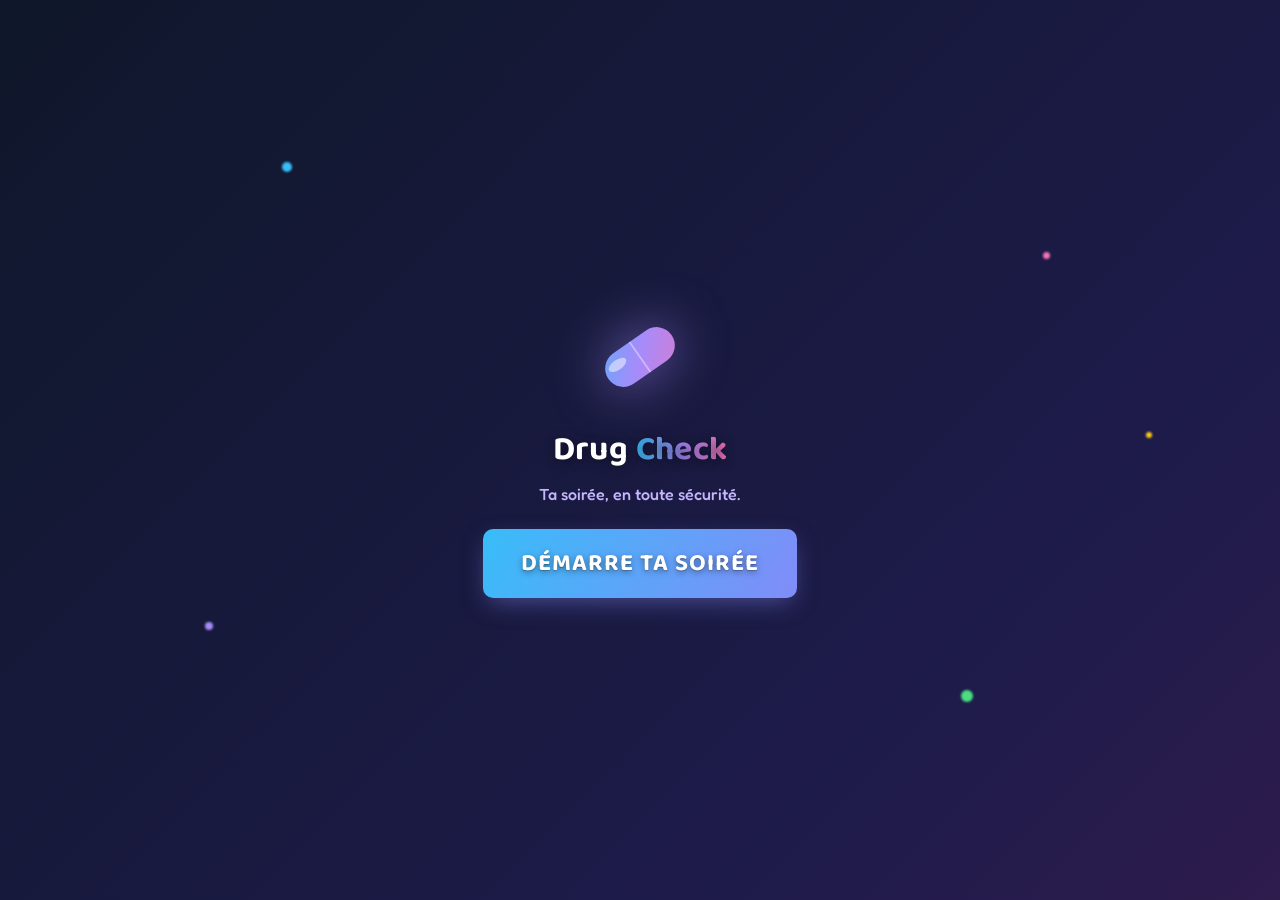
<file: index.html>
<!DOCTYPE html>
<html lang="fr">
<head>
<meta charset="UTF-8">
<meta name="viewport" content="width=device-width, initial-scale=1, viewport-fit=cover">
<title>Drug Check — Réduction des risques</title>
<meta name="description" content="Application de réduction des risques : suivi du temps entre les prises, alertes d'interactions, informations et contacts d'urgence.">
<meta name="theme-color" content="#0f172a">
<link rel="manifest" href="manifest.webmanifest">
<link rel="icon" href="icons/icon-192.png" type="image/png">
<link rel="apple-touch-icon" href="icons/apple-touch-icon.png">
<link rel="preconnect" href="https://fonts.googleapis.com">
<link rel="preconnect" href="https://fonts.gstatic.com" crossorigin>
<link href="https://fonts.googleapis.com/css2?family=Fredoka:wght@500;600;700&family=Baloo+2:wght@600;700;800&display=swap" rel="stylesheet">
<link rel="stylesheet" href="css/style.css">
</head>
<body>

<div id="splash-screen">
  <span class="splash-spark spark-1"></span>
  <span class="splash-spark spark-2"></span>
  <span class="splash-spark spark-3"></span>
  <span class="splash-spark spark-4"></span>
  <span class="splash-spark spark-5"></span>
  <div class="splash-content">
    <div class="splash-logo">
      <svg viewBox="0 0 120 120" width="110" height="110" fill="none">
        <defs>
          <linearGradient id="splashPillGrad" x1="0" y1="0" x2="120" y2="120" gradientUnits="userSpaceOnUse">
            <stop offset="0%" stop-color="#38bdf8"/>
            <stop offset="50%" stop-color="#a78bfa"/>
            <stop offset="100%" stop-color="#f472b6"/>
          </linearGradient>
        </defs>
        <g transform="rotate(-35 60 60)">
          <rect x="18" y="40" width="84" height="40" rx="20" fill="url(#splashPillGrad)"/>
          <line x1="60" y1="40" x2="60" y2="80" stroke="rgba(255,255,255,0.4)" stroke-width="2"/>
          <ellipse cx="35" cy="53" rx="11" ry="5.5" fill="rgba(255,255,255,0.5)"/>
        </g>
      </svg>
    </div>
    <p class="splash-wordmark"><span class="wordmark-drug">Drug</span> <span class="wordmark-check">Check</span></p>
    <p class="splash-tagline">Ta soirée, en toute sécurité.</p>
    <button id="btn-splash-start" class="primary-btn btn-cta btn-splash">
      <span class="btn-cta-label">Démarre ta soirée</span>
    </button>
  </div>
</div>

<header class="app-header">
  <div class="disclaimer">
    Outil de réduction des risques — n'incite pas à la consommation.
    En cas d'urgence : <strong>15</strong> (SAMU) ou <strong>112</strong>.
  </div>
</header>

<div id="install-banner" class="install-banner" hidden>
  <span>📲 Installe l'appli pour un accès plus rapide</span>
  <button type="button" id="btn-install-banner">Installer</button>
  <button type="button" id="btn-install-dismiss" aria-label="Fermer">✕</button>
</div>

<main>

  <section id="tab-accueil" class="tab-panel active">
    <div class="hero hero-accueil">
      <p class="hero-subtitle">Reste maître de ta soirée, en toute sécurité.</p>
      <p class="privacy-badge">
        <svg viewBox="0 0 24 24" fill="none" stroke="currentColor" stroke-width="2" stroke-linecap="round" stroke-linejoin="round"><rect x="4.5" y="10.5" width="15" height="10" rx="2"/><path d="M8 10.5V7a4 4 0 0 1 8 0v3.5"/></svg>
        <span><strong>100% confidentiel</strong> — toutes les données sont privées et restent sur ton téléphone.</span>
      </p>
    </div>
    <div id="accueil-hero-zone" class="accueil-hero-zone">
      <button id="btn-new-entry" class="btn-cta-image" aria-label="Enregistrer une conso">
        <span class="btn-cta-visual"></span>
      </button>
    </div>
    <p class="session-mood-text" id="session-mood-text" hidden></p>
    <div id="active-timers"></div>
    <button id="btn-end-session" class="btn-archive" hidden>
      <svg viewBox="0 0 24 24" fill="none" stroke="currentColor" stroke-width="2" stroke-linecap="round" stroke-linejoin="round"><path d="M21 12.79A9 9 0 1 1 11.21 3 7 7 0 0 0 21 12.79z"/></svg>
      <span>Ta soirée est terminée ?</span>
    </button>
  </section>

  <section id="tab-journal" class="tab-panel">
    <div class="hero hero-compact">
      <p class="hero-eyebrow hero-eyebrow-journal">Ton historique</p>
      <h1 class="hero-title">Journal</h1>
      <p class="hero-subtitle hero-subtitle-journal">Privé, stocké uniquement sur cet appareil.</p>
    </div>
    <div id="journal-list"></div>
  </section>

  <section id="tab-infos" class="tab-panel">
    <div class="hero hero-compact">
      <p class="hero-eyebrow hero-eyebrow-infos">Savoir & prévention</p>
      <h1 class="hero-title">Infos par substance</h1>
      <p class="hero-subtitle hero-subtitle-infos">À titre indicatif — ne remplace pas un avis médical.</p>
    </div>
    <img class="infos-banner" src="assets/illustrations/prevention.jpg" alt="Prévention et réduction des risques" loading="lazy">

    <div class="disclaimer-box">
      <h2 class="section-title">Avertissement</h2>
      <p class="small">
        Drug Check et ses développeurs déclinent toute responsabilité en cas
        d'accident, de dommage ou de problème lié à la consommation de
        substances. Les informations fournies ici sont purement indicatives
        et préventives : elles ne remplacent en aucun cas un avis médical
        professionnel et ne peuvent se substituer au jugement propre de
        chaque utilisateur, seul responsable de ses choix et de leurs
        conséquences. Ce contenu est une aide à la décision, pas une vérité
        à suivre à la lettre.
      </p>
    </div>

    <div id="infos-list"></div>

    <div class="suggestion-box">
      <h2 class="section-title">Soumettez-nous vos idées</h2>
      <p class="small">
        Une idée pour améliorer l'appli, une info manquante ou imprécise, un bug ?
        Le but de Drug Check est simple : aider chacun à prendre le moins de
        risques possible. Vos retours nous aident à faire mieux.
      </p>
      <a class="secondary-btn suggestion-box-btn" href="mailto:drugcheck.app@gmail.com?subject=Suggestion%20Drug%20Check">
        ✉️ drugcheck.app@gmail.com
      </a>
    </div>
  </section>

  <section id="tab-urgence" class="tab-panel">
    <div class="hero hero-compact">
      <p class="hero-eyebrow hero-eyebrow-urgence">On est là pour toi</p>
      <h1 class="hero-title">Urgence</h1>
      <p class="hero-subtitle hero-subtitle-urgence">N'hésite jamais à demander de l'aide.</p>
    </div>

    <div class="emergency-numbers">
      <a class="emergency-btn" href="tel:15">📞 SAMU — 15</a>
      <a class="emergency-btn" href="tel:112">📞 Urgences UE — 112</a>
      <a class="emergency-btn secondary" href="tel:0800231313">📞 Drogues Info Service</a>
    </div>

    <div class="danger-signs">
      <h2 class="section-title">Appelez sans attendre si :</h2>
      <ul>
        <li>Perte de connaissance ou impossibilité de réveiller la personne</li>
        <li>Respiration lente, irrégulière ou absente</li>
        <li>Convulsions</li>
        <li>Température corporelle très élevée, peau brûlante</li>
        <li>Douleur thoracique ou forte gêne respiratoire</li>
      </ul>
      <p class="small">En attendant les secours : mettre en <strong>Position Latérale de Sécurité</strong> si la personne respire mais ne réagit pas. Ne jamais la laisser seule.</p>
    </div>

    <h2 class="section-title">Mes contacts de confiance</h2>
    <div id="contacts-list"></div>
    <form id="form-new-contact" class="inline-form">
      <input type="text" id="input-contact-name" placeholder="Nom" required>
      <input type="tel" id="input-contact-phone" placeholder="Téléphone" required>
      <button type="submit" class="secondary-btn">Ajouter</button>
    </form>
  </section>

</main>

<nav class="bottom-nav">
  <button class="nav-btn nav-accueil active" data-tab="accueil">
    <svg class="nav-icon" viewBox="0 0 24 24" fill="none" stroke="currentColor" stroke-width="2" stroke-linecap="round" stroke-linejoin="round"><path d="M3 11.5 12 4l9 7.5"/><path d="M5.5 10v9a1 1 0 0 0 1 1H9a1 1 0 0 0 1-1v-4a1 1 0 0 1 1-1h2a1 1 0 0 1 1 1v4a1 1 0 0 0 1 1h2.5a1 1 0 0 0 1-1v-9"/></svg>
    <span>Accueil</span>
  </button>
  <button class="nav-btn nav-journal" data-tab="journal">
    <svg class="nav-icon" viewBox="0 0 24 24" fill="none" stroke="currentColor" stroke-width="2" stroke-linecap="round" stroke-linejoin="round"><rect x="5" y="4" width="14" height="17" rx="2"/><path d="M9 3.5h6a1 1 0 0 1 1 1V6H8V4.5a1 1 0 0 1 1-1z"/><path d="M8.5 10.5h7M8.5 14h7M8.5 17.5h4"/></svg>
    <span>Journal</span>
  </button>
  <button class="nav-btn nav-infos" data-tab="infos">
    <svg class="nav-icon" viewBox="0 0 24 24" fill="none" stroke="currentColor" stroke-width="2" stroke-linecap="round" stroke-linejoin="round"><circle cx="12" cy="12" r="8.5"/><path d="M12 11v5.5" stroke-width="2.2"/><circle cx="12" cy="8" r="0.9" fill="currentColor" stroke="none"/></svg>
    <span>Infos</span>
  </button>
  <button class="nav-btn nav-urgence" data-tab="urgence">
    <svg class="nav-icon" viewBox="0 0 24 24" fill="none" stroke="currentColor" stroke-width="2" stroke-linecap="round" stroke-linejoin="round"><path d="M19.5 8.5c0-3-2.2-5-5-5-1.7 0-3 .8-3.8 2A4.6 4.6 0 0 0 7 3.5c-2.8 0-5 2-5 5 0 5.5 8.3 10 9 10.5.6-.4 5.4-3.2 7.6-7.2"/><path d="M14.5 12h2l1.2-2 1.6 4 1.2-2H22"/></svg>
    <span>Urgence</span>
  </button>
</nav>

<!-- Modal : nouvelle prise -->
<div id="modal-new-entry" class="modal">
  <div class="modal-content">
    <form id="form-new-entry">
      <div class="modal-scroll">
        <h2>Nouvelle prise</h2>
        <label>Substance</label>
        <div id="substance-picker" class="substance-grid"></div>
        <p id="substance-picker-error" class="picker-error" hidden>Choisissez une substance ci-dessus.</p>

        <div id="quantity-section" class="picker-section" hidden>
          <label>Quantité</label>
          <div id="quantity-picker" class="chip-grid"></div>
        </div>

        <div class="picker-section">
          <label>Moment de la prise</label>
          <div id="time-picker" class="chip-grid"></div>
        </div>

        <div class="picker-section">
          <button type="button" id="btn-toggle-note" class="link-btn">+ Ajouter une note (optionnel)</button>
          <input type="text" id="input-note" class="hidden-field" placeholder="ex. avec repas, contexte..." hidden>
        </div>
      </div>

      <div class="modal-actions">
        <button type="button" id="btn-cancel-entry" class="secondary-btn">Annuler</button>
        <button type="submit" class="primary-btn">Enregistrer</button>
      </div>
    </form>
  </div>
</div>

<!-- Modal : avertissement interaction -->
<div id="modal-warning" class="modal">
  <div class="modal-content">
    <div class="modal-scroll">
      <h2>⚠️ Avertissement</h2>
      <p class="small">D'après votre journal des dernières 24h :</p>
      <div id="warning-body"></div>
    </div>
    <div class="modal-actions">
      <button type="button" id="btn-warning-back" class="secondary-btn">Revenir en arrière</button>
      <button type="button" id="btn-warning-continue" class="primary-btn danger">Enregistrer quand même</button>
    </div>
  </div>
</div>

<!-- Modal : confirmation fin de soirée -->
<div id="modal-end-session" class="modal">
  <div class="modal-content">
    <div class="modal-scroll">
      <h2>On rentre ?</h2>
      <p class="small">Confirmez-vous vouloir clôturer cette soirée ? Toutes les prises actives seront rangées dans le journal, sous <span id="end-session-label"></span>. Rien n'est supprimé.</p>
    </div>
    <div class="modal-actions">
      <button type="button" id="btn-end-session-cancel" class="secondary-btn">Annuler</button>
      <button type="button" id="btn-end-session-confirm" class="btn-archive-confirm">Oui, je rentre</button>
    </div>
  </div>
</div>

<script src="js/data.js"></script>
<script src="js/app.js"></script>
</body>
</html>
</file>
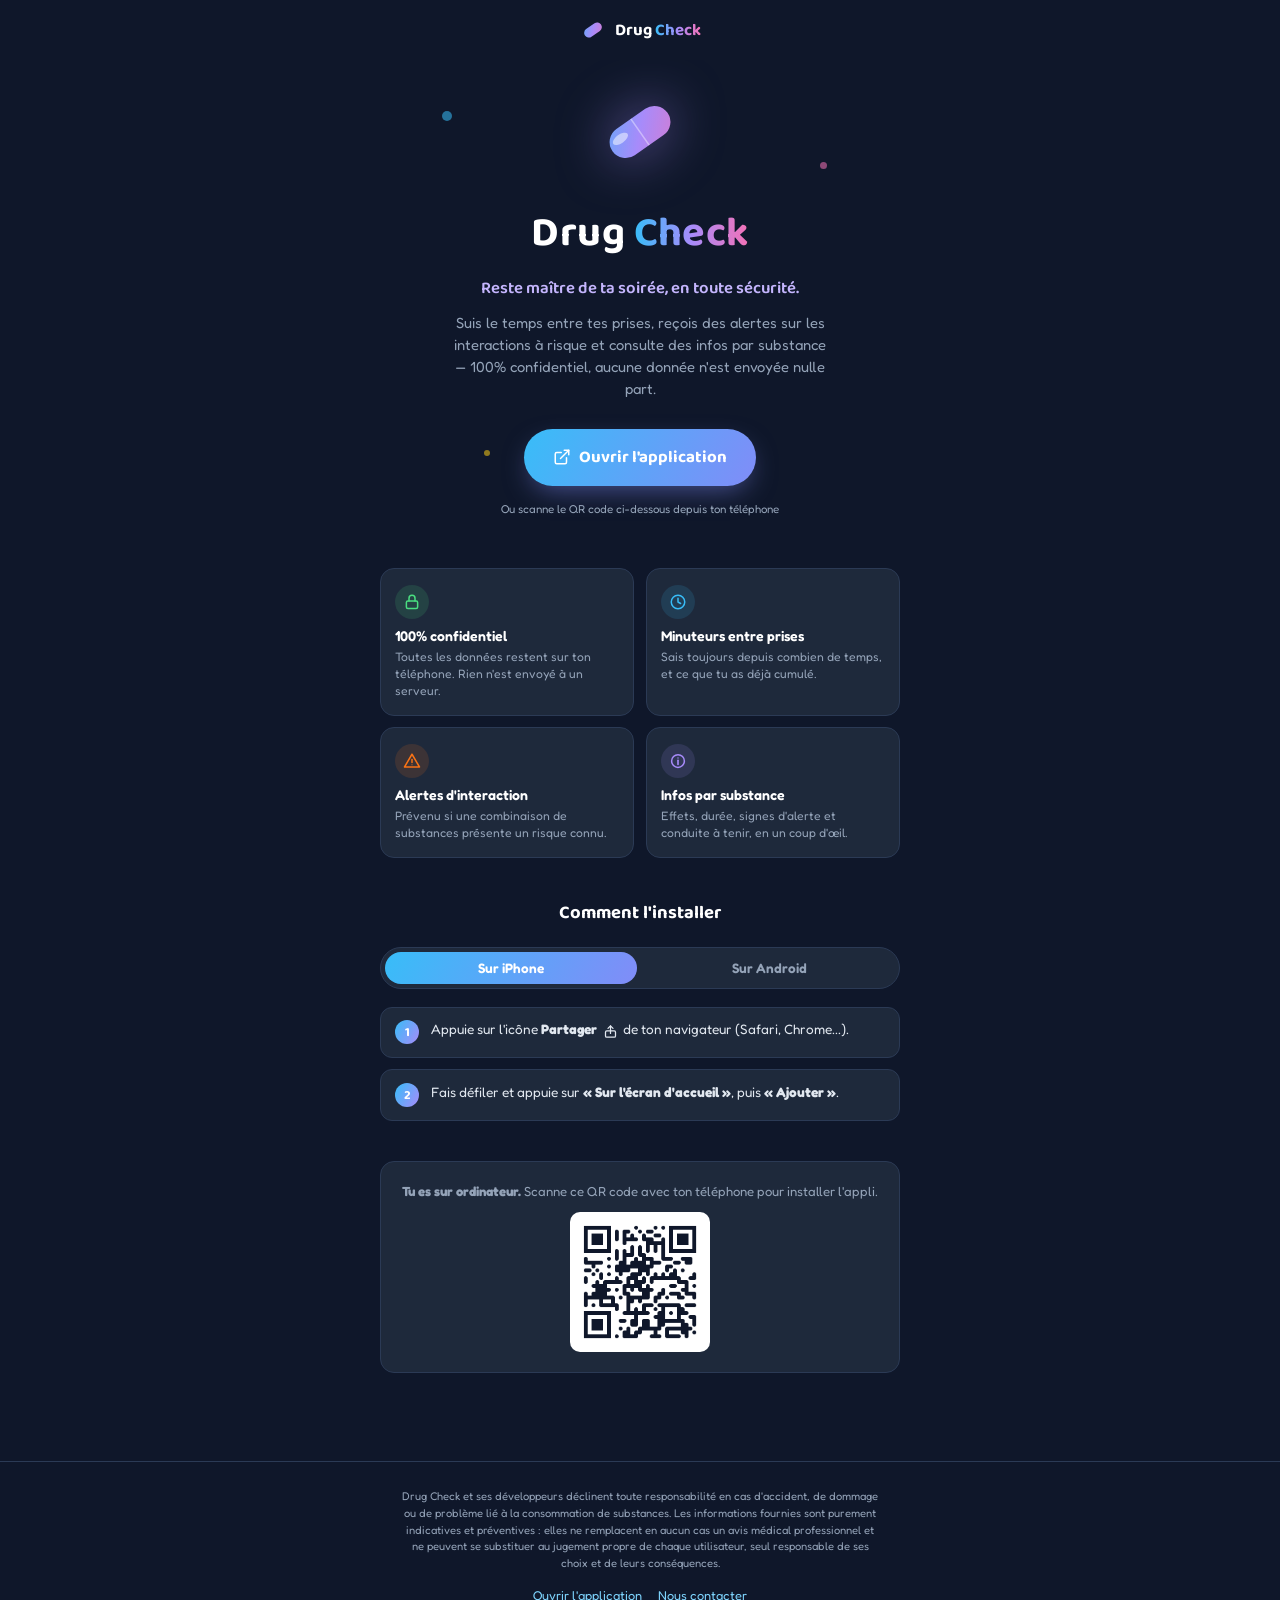
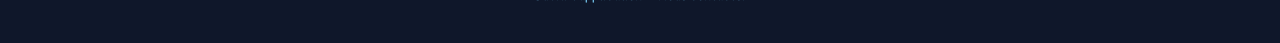
<file: site/index.html>
<!DOCTYPE html>
<html lang="fr">
<head>
<meta charset="UTF-8">
<meta name="viewport" content="width=device-width, initial-scale=1">
<title>Drug Check — Réduction des risques</title>
<meta name="description" content="Drug Check : suivi du temps entre les prises, alertes d'interactions, infos par substance. 100% confidentiel, aucune donnée envoyée nulle part.">
<meta name="theme-color" content="#0f172a">
<link rel="icon" href="../icons/icon-192.png" type="image/png">
<link rel="preconnect" href="https://fonts.googleapis.com">
<link rel="preconnect" href="https://fonts.gstatic.com" crossorigin>
<link href="https://fonts.googleapis.com/css2?family=Fredoka:wght@500;600;700&family=Baloo+2:wght@600;700;800&display=swap" rel="stylesheet">
<style>
  :root {
    --bg: #0f172a;
    --bg-elevated: #1a2540;
    --card: #1e293b;
    --text: #e2e8f0;
    --muted: #94a3b8;
    --border: #2b3a55;
    --font-display: 'Fredoka', -apple-system, BlinkMacSystemFont, "Segoe UI", Roboto, sans-serif;
    --font-cta: 'Baloo 2', var(--font-display);
  }
  * { box-sizing: border-box; }
  html { background: var(--bg); }
  body {
    margin: 0;
    font-family: var(--font-display);
    background: var(--bg);
    color: var(--text);
    -webkit-font-smoothing: antialiased;
  }
  a { color: inherit; }
  img { max-width: 100%; display: block; }

  .top-nav {
    display: flex;
    align-items: center;
    justify-content: center;
    gap: 0.5rem;
    padding: 1rem;
  }
  .top-nav .pill-mini { width: 28px; height: 28px; }
  .top-nav .wordmark {
    font-family: var(--font-cta);
    font-weight: 700;
    font-size: 1.05rem;
  }
  .wordmark-drug { color: #fff; }
  .wordmark-check {
    background: linear-gradient(90deg, #38bdf8, #a78bfa, #f472b6);
    -webkit-background-clip: text;
    background-clip: text;
    color: transparent;
  }

  main { max-width: 560px; margin: 0 auto; padding: 0 1.25rem 3rem; }

  /* ---------- Hero ---------- */
  .hero {
    text-align: center;
    padding: 1.5rem 0 2.5rem;
    position: relative;
    overflow: hidden;
  }
  .hero-spark {
    position: absolute;
    border-radius: 50%;
    opacity: 0.55;
    filter: blur(0.5px);
    animation: sparkFloat 6s ease-in-out infinite;
  }
  .spark-1 { width: 10px; height: 10px; background: #38bdf8; top: 10%; left: 12%; animation-delay: 0s; }
  .spark-2 { width: 7px; height: 7px; background: #f472b6; top: 20%; right: 14%; animation-delay: 1.2s; }
  .spark-3 { width: 6px; height: 6px; background: #facc15; bottom: 22%; left: 20%; animation-delay: 2.4s; }
  @keyframes sparkFloat {
    0%, 100% { transform: translateY(0); }
    50% { transform: translateY(-14px); }
  }
  .hero-logo {
    width: 96px;
    height: 96px;
    margin: 0 auto 1rem;
    filter: drop-shadow(0 0 26px rgba(167, 139, 250, 0.55));
    animation: heroFloat 3.5s ease-in-out infinite;
  }
  @keyframes heroFloat {
    0%, 100% { transform: translateY(0) rotate(0deg); }
    50% { transform: translateY(-10px) rotate(4deg); }
  }
  .hero h1 {
    font-family: var(--font-cta);
    font-weight: 700;
    font-size: 2.6rem;
    margin: 0 0 0.5rem;
    letter-spacing: 0.01em;
  }
  .hero-tagline {
    font-family: var(--font-cta);
    font-weight: 600;
    font-size: 1.05rem;
    color: #c4b5fd;
    margin: 0 0 0.6rem;
  }
  .hero-desc {
    font-size: 0.92rem;
    color: var(--muted);
    max-width: 380px;
    margin: 0 auto 1.8rem;
    line-height: 1.5;
  }

  /* ---------- Boutons ---------- */
  .btn-primary {
    display: inline-flex;
    align-items: center;
    justify-content: center;
    gap: 0.5rem;
    border: none;
    border-radius: 999px;
    padding: 0.95rem 1.8rem;
    font-family: var(--font-cta);
    font-weight: 700;
    font-size: 1.05rem;
    color: #fff;
    background: linear-gradient(120deg, #38bdf8, #818cf8, #f472b6, #38bdf8);
    background-size: 300% 300%;
    animation: ctaGradient 6s ease infinite;
    box-shadow: 0 10px 28px -8px rgba(129, 140, 248, 0.55);
    cursor: pointer;
    text-decoration: none;
    transition: transform 0.15s ease;
  }
  .btn-primary:active { transform: scale(0.97); }
  @keyframes ctaGradient {
    0% { background-position: 0% 50%; }
    50% { background-position: 100% 50%; }
    100% { background-position: 0% 50%; }
  }
  .btn-secondary {
    display: inline-block;
    margin-top: 0.8rem;
    font-size: 0.82rem;
    color: var(--muted);
    text-decoration: underline;
    text-underline-offset: 2px;
    background: none;
    border: none;
    cursor: pointer;
    font-family: var(--font-display);
  }
  .install-note {
    font-size: 0.72rem;
    color: var(--muted);
    margin-top: 1rem;
  }

  /* ---------- Features ---------- */
  .features {
    display: grid;
    grid-template-columns: 1fr 1fr;
    gap: 0.7rem;
    margin: 0 0 2.5rem;
  }
  .feature-card {
    background: var(--card);
    border: 1px solid var(--border);
    border-radius: 14px;
    padding: 1rem 0.9rem;
  }
  .feature-icon {
    width: 34px;
    height: 34px;
    border-radius: 50%;
    display: flex;
    align-items: center;
    justify-content: center;
    margin-bottom: 0.5rem;
  }
  .feature-icon svg { width: 18px; height: 18px; }
  .feature-card h3 {
    font-family: var(--font-display);
    font-size: 0.88rem;
    font-weight: 600;
    margin: 0 0 0.25rem;
    color: #fff;
  }
  .feature-card p {
    font-size: 0.76rem;
    color: var(--muted);
    margin: 0;
    line-height: 1.4;
  }

  /* ---------- Guide d'installation ---------- */
  .section-heading {
    font-family: var(--font-cta);
    font-weight: 700;
    font-size: 1.15rem;
    text-align: center;
    margin: 0 0 1.2rem;
    color: #fff;
  }
  .install-guide { margin-bottom: 2.5rem; }
  .guide-tabs {
    display: flex;
    gap: 0.4rem;
    background: var(--card);
    border: 1px solid var(--border);
    border-radius: 999px;
    padding: 0.25rem;
    margin-bottom: 1.1rem;
  }
  .guide-tab {
    flex: 1;
    border: none;
    background: none;
    color: var(--muted);
    font-family: var(--font-display);
    font-weight: 600;
    font-size: 0.85rem;
    padding: 0.5rem 0;
    border-radius: 999px;
    cursor: pointer;
  }
  .guide-tab.active {
    background: linear-gradient(120deg, #38bdf8, #818cf8);
    color: #fff;
  }
  .guide-steps { display: none; flex-direction: column; gap: 0.7rem; }
  .guide-steps.active { display: flex; }
  .guide-step {
    display: flex;
    align-items: flex-start;
    gap: 0.75rem;
    background: var(--card);
    border: 1px solid var(--border);
    border-radius: 12px;
    padding: 0.8rem 0.9rem;
  }
  .guide-step-num {
    flex-shrink: 0;
    width: 24px;
    height: 24px;
    border-radius: 50%;
    background: linear-gradient(120deg, #38bdf8, #a78bfa);
    color: #fff;
    font-family: var(--font-cta);
    font-weight: 700;
    font-size: 0.8rem;
    display: flex;
    align-items: center;
    justify-content: center;
  }
  .guide-step p { margin: 0; font-size: 0.85rem; line-height: 1.4; }
  .guide-step .icon-inline {
    display: inline-flex;
    vertical-align: middle;
    width: 15px;
    height: 15px;
    margin: 0 0.15rem;
  }

  /* ---------- QR / desktop ---------- */
  .desktop-fallback {
    text-align: center;
    background: var(--card);
    border: 1px solid var(--border);
    border-radius: 14px;
    padding: 1.3rem;
    margin-bottom: 2.5rem;
  }
  .desktop-fallback img {
    width: 140px;
    height: 140px;
    margin: 0.8rem auto 0;
    border-radius: 10px;
    background: #fff;
    padding: 6px;
  }
  .desktop-fallback p { font-size: 0.82rem; color: var(--muted); margin: 0; }

  /* ---------- Footer ---------- */
  footer {
    border-top: 1px solid var(--border);
    padding: 1.6rem 1.25rem 2.5rem;
    text-align: center;
  }
  .footer-disclaimer {
    max-width: 480px;
    margin: 0 auto 1rem;
    font-size: 0.7rem;
    line-height: 1.5;
    color: var(--muted);
  }
  .footer-links {
    display: flex;
    flex-wrap: wrap;
    justify-content: center;
    gap: 0.4rem 1rem;
    font-size: 0.8rem;
  }
  .footer-links a { text-decoration: none; color: #7dd3fc; }

  /* ---------- Modal instructions iOS ---------- */
  .modal-overlay {
    position: fixed;
    inset: 0;
    background: rgba(0,0,0,0.65);
    display: flex;
    align-items: flex-end;
    justify-content: center;
    z-index: 20;
  }
  .modal-overlay[hidden] { display: none; }
  .modal-panel {
    background: var(--bg-elevated);
    width: 100%;
    max-width: 480px;
    max-height: 85vh;
    max-height: 85svh;
    overflow-y: auto;
    border-radius: 18px 18px 0 0;
    padding: 1.4rem 1.25rem calc(1.4rem + env(safe-area-inset-bottom));
  }
  .modal-panel h2 {
    font-family: var(--font-cta);
    font-size: 1.15rem;
    margin: 0 0 1rem;
    text-align: center;
  }
  .modal-close {
    display: block;
    margin: 1.1rem auto 0;
    background: none;
    border: 1px solid var(--border);
    color: var(--text);
    border-radius: 10px;
    padding: 0.65rem 1.2rem;
    font-family: var(--font-display);
    font-size: 0.9rem;
    cursor: pointer;
  }

  @media (prefers-color-scheme: light) {
    /* L'appli est pensée dark-only : on garde le même thème sombre partout
       pour que le site vitrine et l'appli restent visuellement identiques,
       quel que soit le thème système du visiteur. */
  }
</style>
</head>
<body>

<nav class="top-nav">
  <svg class="pill-mini" viewBox="0 0 120 120" fill="none">
    <defs>
      <linearGradient id="navPillGrad" x1="0" y1="0" x2="120" y2="120" gradientUnits="userSpaceOnUse">
        <stop offset="0%" stop-color="#38bdf8"/>
        <stop offset="50%" stop-color="#a78bfa"/>
        <stop offset="100%" stop-color="#f472b6"/>
      </linearGradient>
    </defs>
    <g transform="rotate(-35 60 60)">
      <rect x="18" y="40" width="84" height="40" rx="20" fill="url(#navPillGrad)"/>
    </g>
  </svg>
  <span class="wordmark"><span class="wordmark-drug">Drug</span> <span class="wordmark-check">Check</span></span>
</nav>

<main>

  <section class="hero">
    <span class="hero-spark spark-1"></span>
    <span class="hero-spark spark-2"></span>
    <span class="hero-spark spark-3"></span>

    <svg class="hero-logo" viewBox="0 0 120 120" fill="none">
      <defs>
        <linearGradient id="heroPillGrad" x1="0" y1="0" x2="120" y2="120" gradientUnits="userSpaceOnUse">
          <stop offset="0%" stop-color="#38bdf8"/>
          <stop offset="50%" stop-color="#a78bfa"/>
          <stop offset="100%" stop-color="#f472b6"/>
        </linearGradient>
      </defs>
      <g transform="rotate(-35 60 60)">
        <rect x="18" y="40" width="84" height="40" rx="20" fill="url(#heroPillGrad)"/>
        <line x1="60" y1="40" x2="60" y2="80" stroke="rgba(255,255,255,0.4)" stroke-width="2"/>
        <ellipse cx="35" cy="53" rx="11" ry="5.5" fill="rgba(255,255,255,0.5)"/>
      </g>
    </svg>

    <h1><span class="wordmark-drug">Drug</span> <span class="wordmark-check">Check</span></h1>
    <p class="hero-tagline">Reste maître de ta soirée, en toute sécurité.</p>
    <p class="hero-desc">
      Suis le temps entre tes prises, reçois des alertes sur les interactions
      à risque et consulte des infos par substance — 100% confidentiel,
      aucune donnée n'est envoyée nulle part.
    </p>

    <div id="install-cta"></div>
  </section>

  <section class="features">
    <div class="feature-card">
      <div class="feature-icon" style="background:#4ade8022;color:#4ade80">
        <svg viewBox="0 0 24 24" fill="none" stroke="currentColor" stroke-width="2" stroke-linecap="round" stroke-linejoin="round"><rect x="4.5" y="10.5" width="15" height="10" rx="2"/><path d="M8 10.5V7a4 4 0 0 1 8 0v3.5"/></svg>
      </div>
      <h3>100% confidentiel</h3>
      <p>Toutes les données restent sur ton téléphone. Rien n'est envoyé à un serveur.</p>
    </div>
    <div class="feature-card">
      <div class="feature-icon" style="background:#38bdf822;color:#38bdf8">
        <svg viewBox="0 0 24 24" fill="none" stroke="currentColor" stroke-width="2" stroke-linecap="round" stroke-linejoin="round"><circle cx="12" cy="12" r="9"/><path d="M12 7v5l3.5 2"/></svg>
      </div>
      <h3>Minuteurs entre prises</h3>
      <p>Sais toujours depuis combien de temps, et ce que tu as déjà cumulé.</p>
    </div>
    <div class="feature-card">
      <div class="feature-icon" style="background:#f9731622;color:#f97316">
        <svg viewBox="0 0 24 24" fill="none" stroke="currentColor" stroke-width="2" stroke-linecap="round" stroke-linejoin="round"><path d="M12 3 2 20h20L12 3z"/><path d="M12 10v4"/><circle cx="12" cy="17" r="0.8" fill="currentColor" stroke="none"/></svg>
      </div>
      <h3>Alertes d'interaction</h3>
      <p>Prévenu si une combinaison de substances présente un risque connu.</p>
    </div>
    <div class="feature-card">
      <div class="feature-icon" style="background:#a78bfa22;color:#a78bfa">
        <svg viewBox="0 0 24 24" fill="none" stroke="currentColor" stroke-width="2" stroke-linecap="round" stroke-linejoin="round"><circle cx="12" cy="12" r="8.5"/><path d="M12 11v5.5" stroke-width="2.2"/><circle cx="12" cy="8" r="0.9" fill="currentColor" stroke="none"/></svg>
      </div>
      <h3>Infos par substance</h3>
      <p>Effets, durée, signes d'alerte et conduite à tenir, en un coup d'œil.</p>
    </div>
  </section>

  <section class="install-guide">
    <h2 class="section-heading">Comment l'installer</h2>
    <div class="guide-tabs">
      <button type="button" class="guide-tab active" data-target="guide-ios">Sur iPhone</button>
      <button type="button" class="guide-tab" data-target="guide-android">Sur Android</button>
    </div>

    <div class="guide-steps active" id="guide-ios">
      <div class="guide-step">
        <span class="guide-step-num">1</span>
        <p>Appuie sur l'icône <strong>Partager</strong>
          <svg class="icon-inline" viewBox="0 0 24 24" fill="none" stroke="currentColor" stroke-width="2" stroke-linecap="round" stroke-linejoin="round"><path d="M12 3v12"/><path d="M8 7l4-4 4 4"/><rect x="4" y="11" width="16" height="10" rx="2"/></svg>
          de ton navigateur (Safari, Chrome...).</p>
      </div>
      <div class="guide-step">
        <span class="guide-step-num">2</span>
        <p>Fais défiler et appuie sur <strong>« Sur l'écran d'accueil »</strong>, puis <strong>« Ajouter »</strong>.</p>
      </div>
    </div>

    <div class="guide-steps" id="guide-android">
      <div class="guide-step">
        <span class="guide-step-num">1</span>
        <p>Appuie sur le bouton <strong>« Installer »</strong> ci-dessus.</p>
      </div>
      <div class="guide-step">
        <span class="guide-step-num">2</span>
        <p>Sur <strong>Chrome, Edge ou Opera</strong>, une boîte de dialogue s'ouvre automatiquement — confirme et c'est fait.</p>
      </div>
      <div class="guide-step">
        <span class="guide-step-num">3</span>
        <p>Sur un autre navigateur (Samsung Internet récent, Firefox...), utilise plutôt son menu (⋮) puis <strong>« Installer l'application »</strong> ou <strong>« Ajouter à l'écran d'accueil »</strong>.</p>
      </div>
    </div>
  </section>

  <section class="desktop-fallback" id="desktop-fallback" hidden>
    <p><strong>Tu es sur ordinateur.</strong> Scanne ce QR code avec ton téléphone pour installer l'appli.</p>
    <img src="qr-app.png" alt="QR code vers Drug Check" width="140" height="140" loading="lazy">
  </section>

</main>

<footer>
  <p class="footer-disclaimer">
    Drug Check et ses développeurs déclinent toute responsabilité en cas
    d'accident, de dommage ou de problème lié à la consommation de
    substances. Les informations fournies sont purement indicatives et
    préventives : elles ne remplacent en aucun cas un avis médical
    professionnel et ne peuvent se substituer au jugement propre de chaque
    utilisateur, seul responsable de ses choix et de leurs conséquences.
  </p>
  <div class="footer-links">
    <a href="../">Ouvrir l'application</a>
    <a href="mailto:drugcheck.app@gmail.com">Nous contacter</a>
  </div>
</footer>

<div class="modal-overlay" id="ios-modal" hidden>
  <div class="modal-panel">
    <h2>Installer sur iPhone</h2>
    <div class="guide-steps active">
      <div class="guide-step">
        <span class="guide-step-num">1</span>
        <p>Appuie sur l'icône <strong>Partager</strong>
          <svg class="icon-inline" viewBox="0 0 24 24" fill="none" stroke="currentColor" stroke-width="2" stroke-linecap="round" stroke-linejoin="round"><path d="M12 3v12"/><path d="M8 7l4-4 4 4"/><rect x="4" y="11" width="16" height="10" rx="2"/></svg>
          de ton navigateur (Safari, Chrome...).</p>
      </div>
      <div class="guide-step">
        <span class="guide-step-num">2</span>
        <p>Fais défiler et appuie sur <strong>« Sur l'écran d'accueil »</strong>, puis <strong>« Ajouter »</strong>.</p>
      </div>
    </div>
    <button type="button" class="modal-close" id="ios-modal-close">Compris</button>
  </div>
</div>

<script>
(function () {
  var APP_URL = '../';

  var ua = navigator.userAgent;
  var isAndroidUA = /Android/.test(ua);
  // navigator.platform === 'MacIntel' + points tactiles repère un iPad
  // (qui s'annonce comme un Mac) : mais uniquement si l'UA ne revendique
  // pas déjà explicitement Android, pour éviter tout faux positif.
  var isIOS = /iPad|iPhone|iPod/.test(ua) || (!isAndroidUA && navigator.platform === 'MacIntel' && navigator.maxTouchPoints > 1);
  var isAndroid = isAndroidUA;

  var ctaContainer = document.getElementById('install-cta');

  function renderAndroidCta() {
    ctaContainer.innerHTML =
      '<a class="btn-primary" href="' + APP_URL + '?install=1">' +
      '<svg viewBox="0 0 24 24" width="18" height="18" fill="none" stroke="currentColor" stroke-width="2" stroke-linecap="round" stroke-linejoin="round"><path d="M12 3v13"/><path d="M7 11l5 5 5-5"/><path d="M5 21h14"/></svg>' +
      'Installer l\'application</a>' +
      '<p class="install-note">Gratuite · fonctionne hors-ligne · ne collecte aucune donnée</p>' +
      '<a class="btn-secondary" href="' + APP_URL + '">Déjà installée ? Ouvrir l\'application</a>';
  }

  function renderIosCta() {
    // Depuis iOS 17.4, l'ajout à l'écran d'accueil fonctionne depuis
    // n'importe quel navigateur iOS (Safari, Chrome, Firefox...), tous
    // basés sur WebKit — inutile de distinguer ou de rediriger vers Safari.
    ctaContainer.innerHTML =
      '<button type="button" class="btn-primary" id="btn-ios-cta">' +
      '<svg viewBox="0 0 24 24" width="18" height="18" fill="none" stroke="currentColor" stroke-width="2" stroke-linecap="round" stroke-linejoin="round"><path d="M12 3v12"/><path d="M8 7l4-4 4 4"/><rect x="4" y="11" width="16" height="10" rx="2"/></svg>' +
      'Voir comment installer</button>' +
      '<p class="install-note">Gratuite · fonctionne hors-ligne · ne collecte aucune donnée</p>' +
      '<a class="btn-secondary" href="' + APP_URL + '">Déjà installée ? Ouvrir l\'application</a>';

    document.getElementById('btn-ios-cta').addEventListener('click', function () {
      document.getElementById('ios-modal').hidden = false;
    });
  }

  function renderDesktopFallback() {
    document.getElementById('desktop-fallback').hidden = false;
    ctaContainer.innerHTML =
      '<a class="btn-primary" href="' + APP_URL + '" target="_blank" rel="noopener">' +
      '<svg viewBox="0 0 24 24" width="18" height="18" fill="none" stroke="currentColor" stroke-width="2" stroke-linecap="round" stroke-linejoin="round"><path d="M18 13v6a2 2 0 0 1-2 2H5a2 2 0 0 1-2-2V8a2 2 0 0 1 2-2h6"/><path d="M15 3h6v6"/><path d="M10 14 21 3"/></svg>' +
      'Ouvrir l\'application</a>' +
      '<p class="install-note">Ou scanne le QR code ci-dessous depuis ton téléphone</p>';
  }

  if (isIOS) {
    renderIosCta();
  } else if (isAndroid) {
    renderAndroidCta();
  } else {
    renderDesktopFallback();
  }

  document.getElementById('ios-modal-close').addEventListener('click', function () {
    document.getElementById('ios-modal').hidden = true;
  });

  document.querySelectorAll('.guide-tab').forEach(function (tab) {
    tab.addEventListener('click', function () {
      document.querySelectorAll('.guide-tab').forEach(function (t) { t.classList.remove('active'); });
      document.querySelectorAll('.guide-steps').forEach(function (s) { s.classList.remove('active'); });
      tab.classList.add('active');
      document.getElementById(tab.dataset.target).classList.add('active');
    });
  });
})();
</script>

</body>
</html>
</file>
<file: css/style.css>
:root {
  --bg: #0f172a;
  --bg-elevated: #1a2540;
  --card: #1e293b;
  --text: #e2e8f0;
  --muted: #94a3b8;
  --accent: #38bdf8;
  --accent-strong: #0ea5e9;
  --ok: #22c55e;
  --wait: #f59e0b;
  --danger: #ef4444;
  --risque: #f97316;
  --prudence: #eab308;
  --border: #2b3a55;
  --font-display: 'Fredoka', -apple-system, BlinkMacSystemFont, "Segoe UI", Roboto, sans-serif;
  --font-cta: 'Baloo 2', var(--font-display);
}

* { box-sizing: border-box; }

/* Structure "app shell" : le document (html/body) ne défile jamais, seul
   <main> défile en interne. Après plusieurs allers-retours entre
   position:fixed et position:sticky pour le menu du bas — chacun ayant
   son propre bug de mesure de la zone visible sur Safari iOS (barre
   d'outils rétractable) selon que le document défile ou non — c'est la
   seule approche qui élimine complètement le problème : le menu n'est
   plus jamais positionné "par rapport au viewport" en dépendant d'une
   mesure dvh/svh/safe-area fiable à un instant donné, il est simplement
   le dernier élément d'une colonne dont la hauteur totale est bloquée à
   la hauteur de l'écran.
*/
html, body {
  /* --app-height est calculée en JS via window.visualViewport (voir
     setAppHeight() dans app.js) : plus fiable que dvh seul, dont le
     recalcul par le navigateur après rétraction de la barre d'outils
     s'est révélé incohérent selon les versions de Safari/Chrome iOS.
     dvh reste un filet de secours tant que le JS n'a pas encore tourné. */
  height: 100%;
  height: 100dvh;
  height: var(--app-height, 100dvh);
  overflow: hidden;
}
html {
  background: var(--bg);
}
body {
  margin: 0;
  display: flex;
  flex-direction: column;
  font-family: -apple-system, BlinkMacSystemFont, "Segoe UI", Roboto, sans-serif;
  background: var(--bg);
  color: var(--text);
}
.app-header,
.install-banner,
.bottom-nav {
  flex-shrink: 0;
}

h1 { font-size: 1.4rem; margin: 0.4rem 0 1rem; font-family: var(--font-display); font-weight: 600; }

.hero {
  text-align: center;
  padding: 0.6rem 0 1.1rem;
}
.hero-eyebrow {
  display: inline-block;
  font-family: var(--font-display);
  font-size: 0.8rem;
  font-weight: 600;
  letter-spacing: 0.03em;
  text-transform: uppercase;
  background: linear-gradient(90deg, #38bdf8, #a78bfa, #f472b6);
  -webkit-background-clip: text;
  background-clip: text;
  color: transparent;
  margin: 0 0 0.3rem;
}
.hero-title {
  font-family: var(--font-display);
  font-size: 2.4rem;
  font-weight: 700;
  letter-spacing: 0.01em;
  color: #fff;
  margin: 0 0 0.4rem;
}
.hero-subtitle {
  font-family: var(--font-display);
  font-size: 0.98rem;
  font-weight: 500;
  color: #c4b5fd;
  margin: 0;
}

.hero-compact { padding: 0.3rem 0 0.9rem; }
.hero-compact .hero-title { font-size: 1.8rem; }
.hero-compact .hero-subtitle { font-size: 0.88rem; }

/* Respire par rapport à la barre d'avertissement du header, et se
   rapproche visuellement du bouton juste en dessous : c'est sa légende,
   pas un titre qui doit rivaliser avec lui. */
.hero-accueil { padding: 1.4rem 0 0.3rem; }
.hero-accueil .hero-subtitle {
  font-family: var(--font-cta);
  font-size: clamp(0.72rem, 3.6vw, 0.92rem);
  font-weight: 600;
  letter-spacing: 0.01em;
  white-space: nowrap;
  color: #a8b3d6;
}
.privacy-badge {
  display: flex;
  align-items: flex-start;
  justify-content: center;
  gap: 0.35rem;
  margin: 0.5rem auto 0;
  max-width: 300px;
  font-size: 0.68rem;
  line-height: 1.3;
  color: var(--muted);
}
.privacy-badge svg {
  width: 13px;
  height: 13px;
  margin-top: 0.15rem;
  flex-shrink: 0;
  color: #4ade80;
}
.privacy-badge strong { color: #86efac; }

.accueil-hero-zone {
  display: flex;
  flex-direction: column;
  align-items: center;
  transition: min-height 0.4s ease;
}
.accueil-hero-zone.centered {
  /* svh (small viewport height) plutôt que dvh : dvh peut être mesuré trop
     grand au tout premier rendu sur Safari iOS (barre d'adresse encore
     dépliée), ce qui rendait la page plus haute que l'écran réellement
     visible et cassait l'affichage du menu du bas (position: fixed) tant
     que l'utilisateur n'avait pas scrollé une première fois. */
  min-height: 60vh;
  min-height: 60svh;
  justify-content: center;
}

.session-mood-text {
  text-align: center;
  font-family: var(--font-cta);
  font-weight: 700;
  font-size: 1.1rem;
  line-height: 1.3;
  margin: 0.4rem auto 1rem;
  max-width: 320px;
}
.session-mood-text.mood-oneline {
  white-space: nowrap;
  max-width: 92vw;
  font-size: clamp(0.78rem, 4.4vw, 1.1rem);
}

#splash-screen {
  /* position:fixed + inset:0 (sans largeur/hauteur explicite) colle
     l'écran de démarrage aux 4 bords du viewport réellement visible en
     permanence. Une hauteur explicite (100vh/100dvh) entre en conflit
     avec inset:0 (bottom est ignoré dès qu'une hauteur est fixée) et
     peut être mesurée trop grande au tout premier rendu sur Safari iOS
     avant que la barre d'adresse ne se rétracte, d'où le décalage/marge
     visible au lancement. */
  position: fixed;
  inset: 0;
  z-index: 999;
  display: flex;
  align-items: center;
  justify-content: center;
  padding: 2rem;
  background: linear-gradient(135deg, #0f172a, #1e1b4b, #4c1d4f, #1e1b4b, #0f172a);
  background-size: 300% 300%;
  animation: splashGradient 10s ease infinite;
  transition: opacity 0.5s ease, transform 0.5s ease;
}
@keyframes splashGradient {
  0% { background-position: 0% 50%; }
  50% { background-position: 100% 50%; }
  100% { background-position: 0% 50%; }
}
#splash-screen.splash-exit {
  opacity: 0;
  transform: scale(1.15);
  pointer-events: none;
}
#splash-screen .btn-splash {
  width: auto;
  padding: 1.4rem 2.4rem;
  font-size: 1.15rem;
}
.btn-splash .btn-cta-label { font-size: 1.5rem; }

.splash-content {
  position: relative;
  z-index: 1;
  display: flex;
  flex-direction: column;
  align-items: center;
  gap: 0.4rem;
}
.splash-logo {
  width: 110px;
  height: 110px;
  display: flex;
  align-items: center;
  justify-content: center;
  margin-bottom: 0.3rem;
  filter: drop-shadow(0 0 26px rgba(167, 139, 250, 0.6));
  animation: splashFloat 3.5s ease-in-out infinite;
}
@keyframes splashFloat {
  0%, 100% { transform: translateY(0) rotate(0deg); }
  50% { transform: translateY(-12px) rotate(4deg); }
}
.splash-wordmark {
  font-family: var(--font-cta);
  font-size: 2.1rem;
  font-weight: 700;
  color: #fff;
  text-shadow: 0 2px 12px rgba(0, 0, 0, 0.45);
  margin: 0;
  letter-spacing: 0.01em;
  white-space: nowrap;
}
.wordmark-check {
  background: linear-gradient(90deg, #38bdf8, #a78bfa, #f472b6);
  -webkit-background-clip: text;
  background-clip: text;
  color: transparent;
}
.splash-tagline {
  font-family: var(--font-display);
  font-size: 1rem;
  font-weight: 500;
  color: #c4b5fd;
  margin: 0 0 1.2rem;
  text-align: center;
}

.splash-spark {
  position: absolute;
  border-radius: 50%;
  filter: blur(1px);
  animation: sparkTwinkle 3s ease-in-out infinite;
  pointer-events: none;
}
.spark-1 { top: 18%; left: 22%; width: 10px; height: 10px; background: #38bdf8; animation-delay: 0s; }
.spark-2 { top: 28%; right: 18%; width: 7px; height: 7px; background: #f472b6; animation-delay: 0.6s; }
.spark-3 { bottom: 30%; left: 16%; width: 8px; height: 8px; background: #a78bfa; animation-delay: 1.2s; }
.spark-4 { bottom: 22%; right: 24%; width: 12px; height: 12px; background: #4ade80; animation-delay: 1.8s; }
.spark-5 { top: 48%; right: 10%; width: 6px; height: 6px; background: #facc15; animation-delay: 2.4s; }
@keyframes sparkTwinkle {
  0%, 100% { opacity: 0.25; transform: scale(0.8); }
  50% { opacity: 0.9; transform: scale(1.3); }
}

.hero-eyebrow-journal { background: linear-gradient(90deg, #38bdf8, #22d3ee); -webkit-background-clip: text; background-clip: text; }
.hero-eyebrow-infos { background: linear-gradient(90deg, #4ade80, #22d3ee); -webkit-background-clip: text; background-clip: text; }
.hero-eyebrow-urgence { background: linear-gradient(90deg, #f87171, #fb923c); -webkit-background-clip: text; background-clip: text; }
.hero-subtitle-journal { color: #7dd3fc; }
.hero-subtitle-infos { color: #86efac; }
.hero-subtitle-urgence { color: #fca5a5; }
h2 { font-size: 1.1rem; font-family: var(--font-display); font-weight: 600; color: #fff; }
.section-title { margin-top: 1.6rem; margin-bottom: 0.6rem; font-size: 1rem; color: var(--muted); font-family: var(--font-display); font-weight: 600; }

.muted { color: var(--muted); }
.small { font-size: 0.85rem; }

.app-header {
  background: var(--bg-elevated);
  padding: 0.2rem 0.75rem;
  border-bottom: 1px solid var(--border);
  z-index: 10;
}
.disclaimer {
  font-size: 0.62rem;
  color: var(--muted);
  text-align: center;
  line-height: 1.25;
}
.disclaimer strong { color: var(--text); }

.install-banner {
  display: flex;
  align-items: center;
  gap: 0.6rem;
  padding: 0.55rem 0.75rem;
  background: linear-gradient(90deg, rgba(56,189,248,0.16), rgba(167,139,250,0.16));
  border-bottom: 1px solid var(--border);
  font-size: 0.78rem;
}
.install-banner span { flex: 1; }
.install-banner[hidden] { display: none; }
#btn-install-banner {
  border: none;
  border-radius: 999px;
  padding: 0.35rem 0.8rem;
  font-size: 0.76rem;
  font-weight: 600;
  font-family: var(--font-display);
  color: #fff;
  background: linear-gradient(120deg, #38bdf8, #818cf8, #f472b6);
  cursor: pointer;
  flex-shrink: 0;
}
#btn-install-dismiss {
  background: none;
  border: none;
  color: var(--muted);
  font-size: 0.9rem;
  line-height: 1;
  padding: 0.2rem;
  cursor: pointer;
  flex-shrink: 0;
}

main {
  width: 100%;
  max-width: 480px;
  margin: 0 auto;
  padding: 1rem;
  flex: 1 1 auto;
  min-height: 0;
  overflow-y: auto;
  -webkit-overflow-scrolling: touch;
}
main.scroll-lock {
  overflow-y: hidden;
}

.tab-panel { display: none; }
.tab-panel.active { display: block; }

.primary-btn, .secondary-btn {
  border: none;
  border-radius: 10px;
  padding: 0.8rem 1rem;
  font-size: 1rem;
  cursor: pointer;
  width: 100%;
}
.primary-btn {
  color: #fff;
  font-weight: 600;
  font-family: var(--font-display);
  background: linear-gradient(120deg, #38bdf8, #818cf8, #f472b6, #38bdf8);
  background-size: 300% 300%;
  animation: ctaGradient 6s ease infinite;
  box-shadow: 0 8px 24px -6px rgba(129, 140, 248, 0.5);
  transition: transform 0.15s ease, box-shadow 0.2s ease, background 0.4s ease;
}
.primary-btn:active { transform: scale(0.97); }
.primary-btn.danger {
  background: linear-gradient(135deg, #450a0a, #dc2626, #450a0a);
  background-size: 220% 220%;
  animation: dangerPulse 1.8s ease-in-out infinite;
  border: 1px solid rgba(248, 113, 113, 0.5);
}
@keyframes dangerPulse {
  0%, 100% {
    background-position: 0% 50%;
    box-shadow: 0 0 6px 0 rgba(220, 38, 38, 0.35), 0 4px 14px rgba(0, 0, 0, 0.45);
  }
  50% {
    background-position: 100% 50%;
    box-shadow: 0 0 26px 6px rgba(220, 38, 38, 0.85), 0 4px 20px rgba(69, 10, 10, 0.6);
  }
}

.btn-cta {
  position: relative;
  overflow: hidden;
  display: flex;
  align-items: center;
  justify-content: center;
  gap: 0.7rem;
  padding: 1.3rem 1rem;
}
.btn-cta::after {
  content: '';
  position: absolute;
  top: 0;
  left: -60%;
  width: 35%;
  height: 100%;
  background: linear-gradient(115deg, transparent, rgba(255, 255, 255, 0.65), transparent);
  transform: skewX(-20deg);
  animation: ctaShine 3.4s ease-in-out infinite;
  pointer-events: none;
}
@keyframes ctaShine {
  0% { left: -60%; }
  45% { left: 130%; }
  100% { left: 130%; }
}
.btn-cta-label {
  font-family: var(--font-cta);
  font-weight: 700;
  font-size: 1.35rem;
  text-transform: uppercase;
  letter-spacing: 0.04em;
  line-height: 1;
  position: relative;
  z-index: 1;
  color: #fff;
  text-shadow: 0 1px 0 rgba(0, 0, 0, 0.25), 0 2px 6px rgba(0, 0, 0, 0.4);
}
#btn-new-entry.btn-cta-image {
  display: flex;
  align-items: center;
  justify-content: center;
  width: 100%;
  background: none;
  border: none;
  box-shadow: none;
  padding: 0;
  margin: 0.5rem auto 1.6rem;
  cursor: pointer;
}
#btn-new-entry.btn-cta-image:active .btn-cta-visual { transform: scale(0.96); }
.btn-cta-visual {
  position: relative;
  overflow: hidden;
  display: block;
  width: 230px;
  height: 230px;
  border-radius: 50%;
  background-image: url('../assets/illustrations/mdma-pill-labeled.png');
  background-size: cover;
  background-position: center;
  box-shadow: 0 16px 40px -12px rgba(129, 140, 248, 0.5);
  transition: transform 0.15s ease;
}
.btn-cta-visual::after {
  content: '';
  position: absolute;
  top: 0;
  left: -60%;
  width: 45%;
  height: 100%;
  background: linear-gradient(115deg, transparent, rgba(255, 255, 255, 0.55), transparent);
  transform: skewX(-20deg);
  animation: ctaShine 3.4s ease-in-out infinite;
  pointer-events: none;
}
#btn-new-entry.btn-cta-image.btn-success .btn-cta-visual {
  animation: pillBounce 0.55s ease;
  box-shadow: 0 16px 40px -12px rgba(34, 197, 94, 0.55);
}
@keyframes pillBounce {
  0% { transform: scale(1) rotate(0deg); }
  30% { transform: scale(1.16) rotate(-5deg); }
  55% { transform: scale(0.94) rotate(4deg); }
  75% { transform: scale(1.05) rotate(-2deg); }
  100% { transform: scale(1) rotate(0deg); }
}
.btn-cta-visual.btn-tap-pulse {
  animation: tapPulse 0.32s ease;
}
@keyframes tapPulse {
  0% { transform: scale(1); }
  45% { transform: scale(0.88); }
  100% { transform: scale(1); }
}

.btn-plus {
  width: 32px;
  height: 32px;
  flex-shrink: 0;
  border-radius: 50%;
  background: rgba(255, 255, 255, 0.28);
  display: flex;
  align-items: center;
  justify-content: center;
  position: relative;
  z-index: 1;
  font-size: 1.3rem;
  font-weight: 800;
  line-height: 1;
}
@keyframes ctaGradient {
  0% { background-position: 0% 50%; }
  50% { background-position: 100% 50%; }
  100% { background-position: 0% 50%; }
}

.btn-cta.btn-success {
  background: linear-gradient(120deg, #4ade80, #22c55e);
  animation: ctaPulse 0.5s ease;
  box-shadow: 0 8px 24px -6px rgba(34, 197, 94, 0.5);
}
@keyframes ctaPulse {
  0% { transform: scale(1); }
  35% { transform: scale(1.04); }
  100% { transform: scale(1); }
}

.save-ripple {
  position: fixed;
  width: 16px;
  height: 16px;
  margin-left: -8px;
  margin-top: -8px;
  border-radius: 50%;
  background: radial-gradient(circle, rgba(74, 222, 128, 0.6), rgba(56, 189, 248, 0.35) 55%, transparent 72%);
  pointer-events: none;
  z-index: 999;
  animation: rippleExpand 900ms ease-out forwards;
}
@keyframes rippleExpand {
  0% { transform: scale(0); opacity: 0.9; }
  70% { opacity: 0.45; }
  100% { transform: scale(55); opacity: 0; }
}
.secondary-btn {
  background: transparent;
  color: var(--text);
  border: 1px solid var(--border);
}

.empty-state {
  color: var(--muted);
  text-align: center;
  padding: 2rem 0;
}

.btn-archive {
  display: flex;
  align-items: center;
  justify-content: center;
  gap: 0.4rem;
  width: auto;
  margin: 3.5rem auto 0.5rem;
  padding: 0.5rem 0.9rem;
  border-radius: 999px;
  border: none;
  cursor: pointer;
  background: none;
  color: #5b6785;
  font-family: var(--font-display);
  font-weight: 500;
  font-size: 0.76rem;
  opacity: 0.75;
  transition: transform 0.15s ease, opacity 0.2s ease, color 0.2s ease;
}
.btn-archive svg { width: 13px; height: 13px; flex-shrink: 0; }
.btn-archive:active { transform: scale(0.96); opacity: 1; }
.btn-archive[hidden] { display: none; }

.btn-archive-confirm {
  border: none;
  border-radius: 10px;
  padding: 0.8rem 1rem;
  font-size: 1rem;
  cursor: pointer;
  width: 100%;
  color: #fff;
  font-weight: 600;
  font-family: var(--font-display);
  background: linear-gradient(120deg, #1e1b4b, #334155, #1e3a5f);
  box-shadow: 0 8px 20px -6px rgba(30, 27, 75, 0.6);
  transition: transform 0.15s ease;
}
.btn-archive-confirm:active { transform: scale(0.97); }

.archive-fade-out {
  animation: archiveFadeOut 0.45s ease forwards;
}
@keyframes archiveFadeOut {
  0% { opacity: 1; transform: translateY(0) scale(1); }
  100% { opacity: 0; transform: translateY(14px) scale(0.97); }
}

.timer-card {
  background: color-mix(in oklch, var(--sub-color, var(--card)) var(--card-tint, 16%), var(--card));
  border: 1px solid var(--border);
  border-left: 4px solid var(--sub-color, var(--border));
  border-radius: 12px;
  padding: 0.9rem;
  margin-bottom: 0.8rem;
  transition: background 0.5s ease;
}
.timer-card-head {
  display: flex;
  justify-content: space-between;
  align-items: center;
}
.timer-card-title {
  display: flex;
  align-items: center;
  gap: 0.6rem;
  background: none;
  border: none;
  padding: 0;
  cursor: pointer;
  color: inherit;
  text-align: left;
}
.timer-toggle-chevron {
  width: 16px;
  height: 16px;
  flex-shrink: 0;
  color: var(--muted);
  transition: transform 0.2s ease;
}
.timer-toggle-chevron.open { transform: rotate(180deg); }
.badge {
  font-size: 0.72rem;
  padding: 0.15rem 0.5rem;
  border-radius: 999px;
  font-weight: 600;
}
.badge.ok { background: rgba(34,197,94,0.15); color: var(--ok); }
.badge.wait { background: rgba(245,158,11,0.15); color: var(--wait); }

.timer-elapsed {
  font-size: 1.4rem;
  font-weight: 700;
  margin-top: 0.3rem;
}
.timer-status {
  font-size: 0.85rem;
  margin-top: 0.2rem;
}
.timer-status.ok { color: var(--ok); }
.timer-status.wait { color: var(--wait); }
.timer-note {
  font-family: var(--font-display);
  font-size: 0.85rem;
  font-weight: 500;
  color: #c4b5fd;
  margin-top: 0.5rem;
  border-top: 1px solid var(--border);
  padding-top: 0.5rem;
}

.dose-progress {
  display: flex;
  align-items: center;
  flex-wrap: wrap;
  gap: 0.3rem;
  margin-top: 0.55rem;
}
.dose-icon {
  position: relative;
  display: block;
  width: 26px;
  height: 26px;
  flex-shrink: 0;
}
.dose-icon-base,
.dose-icon-fill {
  position: absolute;
  inset: 0;
}
.dose-icon-base svg,
.dose-icon-fill svg {
  width: 100%;
  height: 100%;
}
.dose-icon-base svg { opacity: 0.28; }
.dose-icon-fill {
  filter: drop-shadow(0 0 3px currentColor);
}
.dose-progress-label {
  font-size: 0.9rem;
  font-weight: 700;
  color: var(--text);
  margin-left: 0.2rem;
}

.journal-entry, .contact-row {
  background: var(--card);
  border: 1px solid var(--border);
  border-radius: 10px;
  padding: 0.7rem 0.9rem;
  margin-bottom: 0.6rem;
  display: flex;
  align-items: center;
  gap: 0.7rem;
}
.journal-entry { border-left: 4px solid var(--sub-color, var(--border)); }
.journal-entry-body { flex: 1; }

.journal-current-label {
  display: flex;
  align-items: center;
  gap: 0.5rem;
  font-family: var(--font-display);
  font-weight: 700;
  font-size: 0.78rem;
  text-transform: uppercase;
  letter-spacing: 0.05em;
  background: linear-gradient(90deg, #38bdf8, #a78bfa, #f472b6);
  -webkit-background-clip: text;
  background-clip: text;
  color: transparent;
  margin: 0 0 0.6rem;
}
.journal-current-dot {
  width: 8px;
  height: 8px;
  border-radius: 50%;
  background: #f472b6;
  box-shadow: 0 0 8px 1px rgba(244, 114, 182, 0.7);
  animation: sparkTwinkle 1.6s ease-in-out infinite;
  flex-shrink: 0;
}
.journal-current-group {
  padding-bottom: 0.6rem;
  margin-bottom: 0.6rem;
  border-bottom: 1px dashed var(--border);
}

.journal-session {
  margin-top: 1.4rem;
  margin-bottom: 0.8rem;
  padding: 0.9rem 1rem 1rem;
  border-radius: 14px;
  background: linear-gradient(160deg, rgba(30, 27, 75, 0.55), rgba(15, 23, 42, 0.4));
  border: 1px solid #2b3a5f;
}
.journal-session summary {
  cursor: pointer;
  list-style: none;
  display: flex;
  align-items: center;
  gap: 0.5rem;
  font-family: var(--font-display);
  font-weight: 700;
  font-size: 0.95rem;
  color: #c7d2e8;
}
.journal-session summary::-webkit-details-marker { display: none; }
.journal-session summary .session-moon {
  width: 16px;
  height: 16px;
  flex-shrink: 0;
  color: #818cf8;
}
.journal-session[open] summary {
  margin-bottom: 0.7rem;
  padding-bottom: 0.6rem;
  border-bottom: 1px solid #2b3a5f;
}
.journal-session .journal-entry {
  background: rgba(15, 23, 42, 0.4);
}

.avatar {
  width: 36px;
  height: 36px;
  border-radius: 50%;
  display: flex;
  align-items: center;
  justify-content: center;
  font-family: var(--font-display);
  font-weight: 700;
  font-size: 0.85rem;
  flex-shrink: 0;
}
.contact-call { flex: 1; }

/* Badges d'icônes de substance, réutilisés partout (accueil, journal, infos, sélecteur) */
.sub-icon {
  display: inline-flex;
  align-items: center;
  justify-content: center;
  border-radius: 50%;
  flex-shrink: 0;
}
.sub-icon svg { width: 60%; height: 60%; }
.sub-icon-sm { width: 32px; height: 32px; }
.sub-icon-md { width: 40px; height: 40px; }
.sub-icon-lg { width: 40px; height: 40px; }

.substance-grid {
  display: grid;
  grid-template-columns: repeat(3, 1fr);
  gap: 0.4rem;
  margin: 0.3rem 0 0.1rem;
}
.substance-option {
  display: flex;
  flex-direction: column;
  align-items: center;
  gap: 0.25rem;
  background: var(--bg);
  border: 2px solid var(--border);
  border-radius: 12px;
  padding: 0.45rem 0.3rem;
  cursor: pointer;
  transition: transform 0.12s ease, border-color 0.12s ease;
}
.substance-option:active { transform: scale(0.94); }
.substance-option.selected {
  border-color: var(--sub-color, var(--accent));
  background: color-mix(in srgb, var(--sub-color, var(--accent)) 12%, var(--bg));
}
.substance-option span {
  font-family: var(--font-display);
  font-weight: 600;
  font-size: 0.68rem;
  text-align: center;
  line-height: 1.15;
  color: var(--text);
}
.picker-error {
  color: var(--danger);
  font-size: 0.82rem;
  margin: 0.3rem 0 0;
}

.picker-section {
  margin-top: 0.6rem;
}

.chip-grid {
  display: flex;
  flex-wrap: wrap;
  gap: 0.4rem;
  margin-top: 0.3rem;
}
.chip {
  background: var(--bg);
  border: 1.5px solid var(--border);
  border-radius: 999px;
  padding: 0.4rem 0.75rem;
  font-size: 0.82rem;
  color: var(--text);
  cursor: pointer;
  transition: transform 0.1s ease, border-color 0.1s ease, background 0.1s ease;
}
.chip:active { transform: scale(0.95); }
.chip.selected {
  border-color: var(--accent);
  background: rgba(56, 189, 248, 0.15);
  color: var(--accent);
  font-weight: 600;
}

.link-btn {
  background: none;
  border: none;
  color: var(--accent);
  font-size: 0.85rem;
  padding: 0.3rem 0;
  cursor: pointer;
  text-align: left;
}

.hidden-field {
  margin-top: 0.5rem;
}

.icon-btn {
  background: transparent;
  border: none;
  color: var(--muted);
  font-size: 1rem;
  cursor: pointer;
  padding: 0.3rem 0.5rem;
  flex-shrink: 0;
}

.info-card {
  background: var(--card);
  border: 1px solid var(--border);
  border-left: 4px solid var(--sub-color, var(--border));
  border-radius: 10px;
  padding: 0.7rem 0.9rem;
  margin-bottom: 0.6rem;
}
.info-card summary {
  cursor: pointer;
  list-style: none;
  display: flex;
  align-items: center;
  gap: 0.6rem;
}
.info-card summary::-webkit-details-marker { display: none; }
.info-body p { font-size: 0.88rem; line-height: 1.4; }
.info-illustration {
  display: block;
  width: 100%;
  max-width: 260px;
  max-height: 140px;
  margin-left: auto;
  margin-right: auto;
  object-fit: cover;
  border-radius: 10px;
  margin: 0.2rem auto 0.7rem;
}

.infos-banner {
  display: block;
  width: 100%;
  max-height: 190px;
  object-fit: cover;
  border-radius: 16px;
  margin: 0.2rem 0 1.2rem;
  box-shadow: 0 10px 28px -10px rgba(0, 0, 0, 0.55);
}

.emergency-numbers {
  display: flex;
  flex-direction: column;
  gap: 0.6rem;
  margin-bottom: 1.2rem;
}
.emergency-btn {
  display: block;
  text-align: center;
  background: linear-gradient(135deg, #ef4444, #f97316);
  color: #fff;
  text-decoration: none;
  padding: 0.9rem;
  border-radius: 10px;
  font-family: var(--font-display);
  font-weight: 600;
  box-shadow: 0 6px 18px -6px rgba(239, 68, 68, 0.55);
}
.emergency-btn.secondary {
  background: var(--bg-elevated);
  border: 1.5px solid #2dd4bf;
  color: #5eead4;
  box-shadow: none;
}

.danger-signs {
  background: var(--card);
  border: 1px solid var(--border);
  border-left: 4px solid var(--prudence);
  border-radius: 10px;
  padding: 0.9rem;
  margin-bottom: 1rem;
}
.danger-signs ul { margin: 0.4rem 0; padding-left: 1.2rem; font-size: 0.88rem; }

.disclaimer-box {
  background: var(--card);
  border: 1px solid var(--border);
  border-left: 4px solid var(--muted);
  border-radius: 10px;
  padding: 0.9rem;
  margin-top: 0.8rem;
}
.disclaimer-box .section-title { margin-top: 0; }
.disclaimer-box .small { color: var(--muted); }

.suggestion-box {
  background: var(--card);
  border: 1px solid var(--border);
  border-radius: 10px;
  padding: 0.9rem;
  margin-top: 0.6rem;
  margin-bottom: 1rem;
}
.suggestion-box .section-title { margin-top: 0; }
.suggestion-box-btn {
  display: block;
  text-align: center;
  text-decoration: none;
  margin-top: 0.7rem;
}

.contact-call {
  color: var(--text);
  text-decoration: none;
  font-weight: 600;
}

.inline-form {
  display: flex;
  gap: 0.4rem;
  margin-top: 0.6rem;
  flex-wrap: wrap;
}
.inline-form input {
  flex: 1;
  min-width: 100px;
  padding: 0.6rem;
  border-radius: 8px;
  border: 1px solid var(--border);
  background: var(--bg-elevated);
  color: var(--text);
}
.inline-form button { width: auto; }

.bottom-nav {
  display: flex;
  gap: 0.4rem;
  background: var(--bg-elevated);
  border-top: 1px solid var(--border);
  padding: 0.5rem 0.5rem calc(0.5rem + env(safe-area-inset-bottom));
  z-index: 10;
}
.nav-accueil { --nav-color: #a78bfa; }
.nav-journal { --nav-color: #22d3ee; }
.nav-infos { --nav-color: #4ade80; }
.nav-urgence { --nav-color: #fb923c; }

.nav-btn {
  flex: 1;
  display: flex;
  flex-direction: column;
  align-items: center;
  gap: 0.25rem;
  background: transparent;
  border: none;
  border-radius: 12px;
  color: color-mix(in srgb, var(--nav-color) 75%, var(--muted));
  padding: 0.5rem 0.2rem;
  font-size: 0.72rem;
  font-family: var(--font-cta);
  font-weight: 600;
  text-transform: uppercase;
  letter-spacing: 0.02em;
  cursor: pointer;
  transition: background 0.15s ease, color 0.15s ease, transform 0.1s ease;
}
.nav-btn:active { transform: scale(0.93); }
.nav-icon { width: 22px; height: 22px; flex-shrink: 0; }
.nav-btn.active {
  color: var(--nav-color);
  font-weight: 600;
  background: color-mix(in srgb, var(--nav-color) 16%, transparent);
}

.modal {
  display: none;
  position: fixed;
  inset: 0;
  background: rgba(0,0,0,0.6);
  align-items: flex-end;
  justify-content: center;
  z-index: 20;
}
.modal.open { display: flex; }
.modal-content {
  background: var(--bg-elevated);
  width: 100%;
  max-width: 480px;
  border-radius: 16px 16px 0 0;
  max-height: 92vh;
  max-height: 92dvh;
  display: flex;
  flex-direction: column;
  overflow: hidden;
}
#form-new-entry {
  display: flex;
  flex-direction: column;
  flex: 1;
  min-height: 0;
}
.modal-scroll {
  overflow-y: auto;
  min-height: 0;
  padding: 0.9rem 1rem 0.6rem;
}
.modal-actions {
  flex-shrink: 0;
  display: flex;
  gap: 0.5rem;
  padding: 0.7rem 1rem calc(0.9rem + env(safe-area-inset-bottom));
  border-top: 1px solid var(--border);
  background: var(--bg-elevated);
  margin-top: 0;
}
.modal-content h2 {
  display: flex;
  align-items: center;
  gap: 0.5rem;
  font-size: 1.15rem;
  margin: 0.2rem 0 0.5rem;
}
.modal-content h2::before {
  content: '';
  width: 9px;
  height: 9px;
  flex-shrink: 0;
  border-radius: 50%;
  background: linear-gradient(90deg, #38bdf8, #a78bfa, #f472b6);
}
.modal-content form {
  display: flex;
  flex-direction: column;
  gap: 0.3rem;
}
.modal-content label {
  display: inline-block;
  font-family: var(--font-display);
  font-weight: 700;
  font-size: 0.7rem;
  text-transform: uppercase;
  letter-spacing: 0.04em;
  background: linear-gradient(90deg, #38bdf8, #a78bfa, #f472b6);
  -webkit-background-clip: text;
  background-clip: text;
  color: transparent;
  margin-top: 0;
}
.modal-content select, .modal-content input {
  padding: 0.6rem;
  border-radius: 8px;
  border: 1px solid var(--border);
  background: var(--bg);
  color: var(--text);
  font-size: 1rem;
}

.warning-item {
  border-radius: 10px;
  padding: 0.8rem;
  margin-bottom: 0.6rem;
  font-size: 0.9rem;
}
.warning-item.danger { background: rgba(239,68,68,0.15); border: 1px solid var(--danger); }
.warning-item.risque { background: rgba(249,115,22,0.15); border: 1px solid var(--risque); }
.warning-item.prudence { background: rgba(234,179,8,0.15); border: 1px solid var(--prudence); }
.warning-label { font-weight: 700; margin-bottom: 0.3rem; }
</file>
